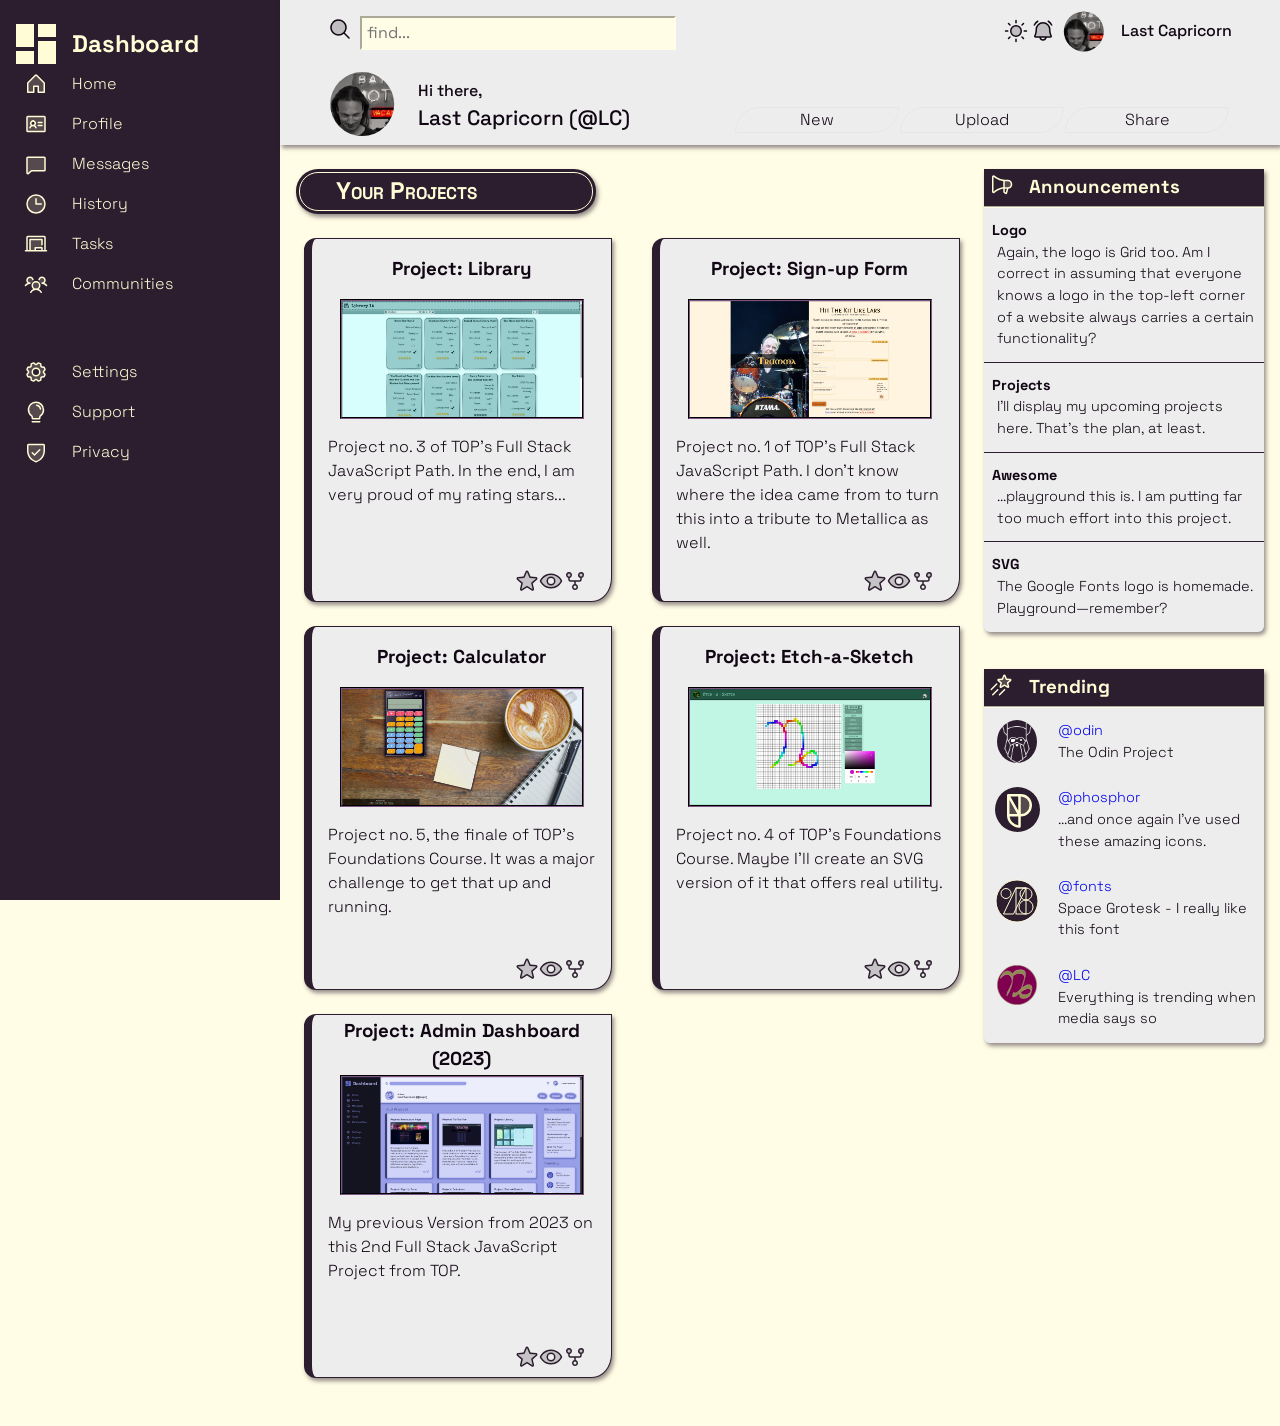
<file: index.html>
<!DOCTYPE html>
<html lang="en">
<head>
  <meta charset="UTF-8">
  <meta http-equiv="X-UA-Compatible" content="ie=edge">
  <meta name="viewport" content="width=device-width, initial-scale=1.0">
  <link rel="stylesheet" href="./css/icons.css">
  <link rel="stylesheet" href="./css/style.css">
  <script defer src="./js/script.js"></script>
  <link rel="shortcut icon" href="./images/lc_fav_berry.svg" type="image/svg+xml">
  <title>Dashboard 2Six</title>
</head>
<body class="dashboard">
  <nav class="menu">
    <header>
      <div class="logo" role="button" tabindex="0">
        <div class="rectangle r_1"></div>
        <div class="rectangle r_2"></div>
        <div class="rectangle r_3"></div>
        <div class="rectangle r_4"></div>
      </div>
      <h1 class="title">Dashboard</h1>
    </header>
    <ul>
      <li><a href="#"><span class="ph--house-duotone"></span>Home</a></li>
      <li><a href="#"><span class="ph--identification-card-duotone"></span>Profile</a></li>
      <li><a href="#"><span class="ph--chat-duotone"></span>Messages</a></li>
      <li><a href="#"><span class="ph--clock-duotone"></span>History</a></li>
      <li><a href="#"><span class="ph--chalkboard-duotone"></span>Tasks</a></li>
      <li><a href="#"><span class="ph--users-three-duotone"></span>Communities</a></li>
    </ul>
    <ul>
      <li><a href="#"><span class="ph--gear-duotone"></span>Settings</a></li>
      <li><a href="#"><span class="ph--lightbulb-duotone"></span>Support</a></li>
      <li><a href="#"><span class="ph--shield-check-duotone"></span>Privacy</a></li>
    </ul>
  </nav>
  <div class="right">
    <div class="top">
      <form action="https:google.com/search" role="search">
        <label for="find">
          <span class="ph--magnifying-glass-duotone"></span>
        </label>
        <input type="search" id="find" name="q" placeholder="find...">
      </form>
      <div class="admin">
        <div class="scheme">
          <span class="ph--sun-duotone" value="light" role="button" tabindex="0"></span>
          <span class="ph--moon-duotone" value="dark" role="button" tabindex="0"></span>
        </div>
        <span class="ph--bell-ringing-duotone"></span>
        <img width="60">
        <span>Last Capricorn</span>
      </div>
      <div class="greeting">
        <img width="100">
        <span>Hi there,</span>
        <span>Last Capricorn (@LC)</span>
      </div>
      <ul>
        <li><a href="">New</a></li>
        <li><a href="">Upload</a></li>
        <li><a href="">Share</a></li>
      </ul>
    </div>
    <main>
      <section class="projects">
        <h2>Your Projects</h2>
        <div class="cards">
        </div>
      </section>
      <aside class="announcements">
        <div name="announcements" role="button" tabindex="0">
          <span class="ph--megaphone-duotone"></span>
          <h3>Announcements</h3>
          <span class="ph--arrow-fat-lines-down-duotone"></span>
        </div>
        <ul>
          <li>
            <h4>Logo</h4>
            <p>
              Again, the logo is Grid too.
              Am I correct in assuming that everyone knows a logo in the top-left
              corner of a website always carries a certain functionality?
            </p>
          </li>
          <li>
            <h4>Projects</h4>
            <p>
              I'll display my upcoming projects here.
              That's the plan, at least.
            </p>
          </li>
          <li>
            <h4>Awesome</h4>
            <p>
              ...playground this is.
              I am putting far too much effort into this project.
            </p>
          </li>
          <li>
            <h4>SVG</h4>
            <p>
              The Google Fonts logo is homemade. Playground—remember?
            </p>
          </li>
        </ul>
      </aside>
      <aside class="trending">
        <div name="trending" role="button" tabindex="0">
          <span class="ph--shooting-star-duotone"></span>
          <h3> Trending</h3>
          <span class="ph--arrow-fat-lines-down-duotone"></span>
        </div>
        <ul>
          <li class="odin">
            <div>
            </div>
            <a href="https://theodinproject.com">@odin</a>
            <span>The Odin Project</span>
          </li>
          <li class="phosphor">
            <div>
              <span class="ph--phosphor-logo-duotone"></span>
            </div>
            <a href="https://phosphoricons.com/">@phosphor</a>
            <span>...and once again I've used these amazing icons.</span>
          </li>
          <li class="gfont">
            <div>
              <svg xmlns="http://www.w3.org/2000/svg" width="50" height="50" viewBox="0 0 100 100">
                <circle cx="50" cy="50" r="42" fill="currentBackground" stroke="currentColor" stroke-width="2" />
                <circle cx="28" cy="35" r="10" fill="transparent" stroke="currentColor" stroke-width="2" />
                <circle cx="68" cy="36" r="12" fill="transparent" stroke="currentColor" stroke-width="2" />
                <circle cx="68" cy="62" r="14" fill="transparent" stroke="currentColor" stroke-width="2" />
                <rect x="48" y="24" width="20" height="52" fill="transparent" stroke="currentColor" stroke-width="2" />
                <polygon points="23 76 48 24 68 24 43 76" fill="transparent" stroke="currentColor" stroke-width="2" />
              </svg>
            </div>
            <a href="https://fonts.google.com/">@fonts</a>
            <span>Space Grotesk - I really like this font</span>
          </li>
          <li>
            <div>
              <img src="./images/lc_fav_berry.svg" alt="LC-Logo" width="40">
            </div>
            <a href="https://github.com/LastCapricorn">@LC</a>
            <span>Everything is trending when media says so</span>
          </li>
        </ul>
      </aside>
    </main>
  </div>
</body>
</html>
</file>
<file: css/icons.css>
span.ph--house-duotone,
span.ph--identification-card-duotone,
span.ph--bell-ringing-duotone,
span.ph--chat-duotone,
span.ph--clock-duotone,
span.ph--gear-duotone,
span.ph--git-fork-duotone,
span.ph--lightbulb-duotone,
span.ph--magnifying-glass-duotone,
span.ph--moon-duotone,
span.ph--phosphor-logo-duotone,
span.ph--shield-check-duotone,
span.ph--star-duotone,
span.ph--sun-duotone,
span.ph--users-three-duotone,
span.ph--arrow-fat-lines-down-duotone,
span.ph--arrow-fat-lines-up-duotone,
span.ph--chalkboard-duotone,
span.ph--eye-duotone,
span.ph--megaphone-duotone,
span.ph--shooting-star-duotone {
  display: inline-block;
  width: 1em;
  height: 1em;
  --svg: url("data:image/svg+xml,%3Csvg xmlns='http://www.w3.org/2000/svg' viewBox='0 0 256 256'%3E%3Cg fill='black'%3E%3Cpath d='M216 120v96h-64v-64h-48v64H40v-96a8 8 0 0 1 2.34-5.66l80-80a8 8 0 0 1 11.32 0l80 80A8 8 0 0 1 216 120' opacity='.2'/%3E%3Cpath d='m219.31 108.68l-80-80a16 16 0 0 0-22.62 0l-80 80A15.87 15.87 0 0 0 32 120v96a8 8 0 0 0 8 8h64a8 8 0 0 0 8-8v-56h32v56a8 8 0 0 0 8 8h64a8 8 0 0 0 8-8v-96a15.87 15.87 0 0 0-4.69-11.32M208 208h-48v-56a8 8 0 0 0-8-8h-48a8 8 0 0 0-8 8v56H48v-88l80-80l80 80Z'/%3E%3C/g%3E%3C/svg%3E");
  background-color: currentColor;
  -webkit-mask-image: var(--svg);
  mask-image: var(--svg);
  -webkit-mask-repeat: no-repeat;
  mask-repeat: no-repeat;
  -webkit-mask-size: 100% 100%;
  mask-size: 100% 100%;
}

span.ph--identification-card-duotone {
  --svg: url("data:image/svg+xml,%3Csvg xmlns='http://www.w3.org/2000/svg' viewBox='0 0 256 256'%3E%3Cg fill='black'%3E%3Cpath d='M216 48H40a8 8 0 0 0-8 8v144a8 8 0 0 0 8 8h176a8 8 0 0 0 8-8V56a8 8 0 0 0-8-8M96 144a24 24 0 1 1 24-24a24 24 0 0 1-24 24' opacity='.2'/%3E%3Cpath d='M200 112a8 8 0 0 1-8 8h-40a8 8 0 0 1 0-16h40a8 8 0 0 1 8 8m-8 24h-40a8 8 0 0 0 0 16h40a8 8 0 0 0 0-16m40-80v144a16 16 0 0 1-16 16H40a16 16 0 0 1-16-16V56a16 16 0 0 1 16-16h176a16 16 0 0 1 16 16m-16 144V56H40v144zm-80.26-34a8 8 0 1 1-15.5 4c-2.63-10.26-13.06-18-24.25-18s-21.61 7.74-24.25 18a8 8 0 1 1-15.5-4a39.84 39.84 0 0 1 17.19-23.34a32 32 0 1 1 45.12 0a39.76 39.76 0 0 1 17.2 23.34ZM96 136a16 16 0 1 0-16-16a16 16 0 0 0 16 16'/%3E%3C/g%3E%3C/svg%3E");
}

span.ph--bell-ringing-duotone {
  --svg: url("data:image/svg+xml,%3Csvg xmlns='http://www.w3.org/2000/svg' viewBox='0 0 256 256'%3E%3Cg fill='black'%3E%3Cpath d='M208 192H48a8 8 0 0 1-6.88-12C47.71 168.6 56 147.81 56 112a72 72 0 0 1 144 0c0 35.82 8.3 56.6 14.9 68a8 8 0 0 1-6.9 12' opacity='.2'/%3E%3Cpath d='M224 71.1a8 8 0 0 1-10.78-3.42a94.13 94.13 0 0 0-33.46-36.91a8 8 0 1 1 8.54-13.54a111.46 111.46 0 0 1 39.12 43.09A8 8 0 0 1 224 71.1M35.71 72a8 8 0 0 0 7.1-4.32a94.13 94.13 0 0 1 33.46-36.91a8 8 0 1 0-8.54-13.54a111.46 111.46 0 0 0-39.12 43.09A8 8 0 0 0 35.71 72m186.1 103.94A16 16 0 0 1 208 200h-40.8a40 40 0 0 1-78.4 0H48a16 16 0 0 1-13.79-24.06C43.22 160.39 48 138.28 48 112a80 80 0 0 1 160 0c0 26.27 4.78 48.38 13.81 63.94M150.62 200h-45.24a24 24 0 0 0 45.24 0M208 184c-10.64-18.27-16-42.49-16-72a64 64 0 0 0-128 0c0 29.52-5.38 53.74-16 72Z'/%3E%3C/g%3E%3C/svg%3E");
}

span.ph--chat-duotone {
  --svg: url("data:image/svg+xml,%3Csvg xmlns='http://www.w3.org/2000/svg' viewBox='0 0 256 256'%3E%3Cg fill='black'%3E%3Cpath d='M224 64v128a8 8 0 0 1-8 8H80l-34.85 30.11A8 8 0 0 1 32 224V64a8 8 0 0 1 8-8h176a8 8 0 0 1 8 8' opacity='.2'/%3E%3Cpath d='M216 48H40a16 16 0 0 0-16 16v160a15.84 15.84 0 0 0 9.25 14.5A16.05 16.05 0 0 0 40 240a15.9 15.9 0 0 0 10.25-3.78l.09-.07L83 208h133a16 16 0 0 0 16-16V64a16 16 0 0 0-16-16m0 144H80a8 8 0 0 0-5.23 1.95L40 224V64h176Z'/%3E%3C/g%3E%3C/svg%3E");
}

span.ph--clock-duotone {
  --svg: url("data:image/svg+xml,%3Csvg xmlns='http://www.w3.org/2000/svg' viewBox='0 0 256 256'%3E%3Cg fill='black'%3E%3Cpath d='M224 128a96 96 0 1 1-96-96a96 96 0 0 1 96 96' opacity='.2'/%3E%3Cpath d='M128 24a104 104 0 1 0 104 104A104.11 104.11 0 0 0 128 24m0 192a88 88 0 1 1 88-88a88.1 88.1 0 0 1-88 88m64-88a8 8 0 0 1-8 8h-56a8 8 0 0 1-8-8V72a8 8 0 0 1 16 0v48h48a8 8 0 0 1 8 8'/%3E%3C/g%3E%3C/svg%3E");
}

span.ph--gear-duotone {
  --svg: url("data:image/svg+xml,%3Csvg xmlns='http://www.w3.org/2000/svg' viewBox='0 0 256 256'%3E%3Cg fill='black'%3E%3Cpath d='m207.86 123.18l16.78-21a99 99 0 0 0-10.07-24.29l-26.7-3a81 81 0 0 0-6.81-6.81l-3-26.71a99.4 99.4 0 0 0-24.3-10l-21 16.77a82 82 0 0 0-9.64 0l-21-16.78a99 99 0 0 0-24.21 10.07l-3 26.7a81 81 0 0 0-6.81 6.81l-26.71 3a99.4 99.4 0 0 0-10 24.3l16.77 21a82 82 0 0 0 0 9.64l-16.78 21a99 99 0 0 0 10.07 24.29l26.7 3a81 81 0 0 0 6.81 6.81l3 26.71a99.4 99.4 0 0 0 24.3 10l21-16.77a82 82 0 0 0 9.64 0l21 16.78a99 99 0 0 0 24.29-10.07l3-26.7a81 81 0 0 0 6.81-6.81l26.71-3a99.4 99.4 0 0 0 10-24.3l-16.77-21a82 82 0 0 0-.08-9.64M128 168a40 40 0 1 1 40-40a40 40 0 0 1-40 40' opacity='.2'/%3E%3Cpath d='M128 80a48 48 0 1 0 48 48a48.05 48.05 0 0 0-48-48m0 80a32 32 0 1 1 32-32a32 32 0 0 1-32 32m88-29.84q.06-2.16 0-4.32l14.92-18.64a8 8 0 0 0 1.48-7.06a107.6 107.6 0 0 0-10.88-26.25a8 8 0 0 0-6-3.93l-23.72-2.64q-1.48-1.56-3-3L186 40.54a8 8 0 0 0-3.94-6a107.3 107.3 0 0 0-26.25-10.86a8 8 0 0 0-7.06 1.48L130.16 40h-4.32L107.2 25.11a8 8 0 0 0-7.06-1.48a107.6 107.6 0 0 0-26.25 10.88a8 8 0 0 0-3.93 6l-2.64 23.76q-1.56 1.49-3 3L40.54 70a8 8 0 0 0-6 3.94a107.7 107.7 0 0 0-10.87 26.25a8 8 0 0 0 1.49 7.06L40 125.84v4.32L25.11 148.8a8 8 0 0 0-1.48 7.06a107.6 107.6 0 0 0 10.88 26.25a8 8 0 0 0 6 3.93l23.72 2.64q1.49 1.56 3 3L70 215.46a8 8 0 0 0 3.94 6a107.7 107.7 0 0 0 26.25 10.87a8 8 0 0 0 7.06-1.49L125.84 216q2.16.06 4.32 0l18.64 14.92a8 8 0 0 0 7.06 1.48a107.2 107.2 0 0 0 26.25-10.88a8 8 0 0 0 3.93-6l2.64-23.72q1.56-1.48 3-3l23.78-2.8a8 8 0 0 0 6-3.94a107.7 107.7 0 0 0 10.87-26.25a8 8 0 0 0-1.49-7.06Zm-16.1-6.5a74 74 0 0 1 0 8.68a8 8 0 0 0 1.74 5.48l14.19 17.73a91.6 91.6 0 0 1-6.23 15l-22.6 2.56a8 8 0 0 0-5.1 2.64a74 74 0 0 1-6.14 6.14a8 8 0 0 0-2.64 5.1l-2.51 22.58a91.3 91.3 0 0 1-15 6.23l-17.74-14.19a8 8 0 0 0-5-1.75h-.48a74 74 0 0 1-8.68 0a8.06 8.06 0 0 0-5.48 1.74l-17.78 14.2a91.6 91.6 0 0 1-15-6.23L82.89 187a8 8 0 0 0-2.64-5.1a74 74 0 0 1-6.14-6.14a8 8 0 0 0-5.1-2.64l-22.58-2.52a91.3 91.3 0 0 1-6.23-15l14.19-17.74a8 8 0 0 0 1.74-5.48a74 74 0 0 1 0-8.68a8 8 0 0 0-1.74-5.48L40.2 100.45a91.6 91.6 0 0 1 6.23-15L69 82.89a8 8 0 0 0 5.1-2.64a74 74 0 0 1 6.14-6.14A8 8 0 0 0 82.89 69l2.51-22.57a91.3 91.3 0 0 1 15-6.23l17.74 14.19a8 8 0 0 0 5.48 1.74a74 74 0 0 1 8.68 0a8.06 8.06 0 0 0 5.48-1.74l17.77-14.19a91.6 91.6 0 0 1 15 6.23L173.11 69a8 8 0 0 0 2.64 5.1a74 74 0 0 1 6.14 6.14a8 8 0 0 0 5.1 2.64l22.58 2.51a91.3 91.3 0 0 1 6.23 15l-14.19 17.74a8 8 0 0 0-1.74 5.53Z'/%3E%3C/g%3E%3C/svg%3E");
}

span.ph--git-fork-duotone {
  --svg: url("data:image/svg+xml,%3Csvg xmlns='http://www.w3.org/2000/svg' viewBox='0 0 256 256'%3E%3Cg fill='black'%3E%3Cpath d='M88 64a24 24 0 1 1-24-24a24 24 0 0 1 24 24m104-24a24 24 0 1 0 24 24a24 24 0 0 0-24-24' opacity='.2'/%3E%3Cpath d='M224 64a32 32 0 1 0-40 31v17a8 8 0 0 1-8 8H80a8 8 0 0 1-8-8V95a32 32 0 1 0-16 0v17a24 24 0 0 0 24 24h40v25a32 32 0 1 0 16 0v-25h40a24 24 0 0 0 24-24V95a32.06 32.06 0 0 0 24-31M48 64a16 16 0 1 1 16 16a16 16 0 0 1-16-16m96 128a16 16 0 1 1-16-16a16 16 0 0 1 16 16m48-112a16 16 0 1 1 16-16a16 16 0 0 1-16 16'/%3E%3C/g%3E%3C/svg%3E");
}

span.ph--lightbulb-duotone {
  --svg: url("data:image/svg+xml,%3Csvg xmlns='http://www.w3.org/2000/svg' viewBox='0 0 256 256'%3E%3Cg fill='black'%3E%3Cpath d='M208 104a79.86 79.86 0 0 1-30.59 62.92A24.29 24.29 0 0 0 168 186v6a8 8 0 0 1-8 8H96a8 8 0 0 1-8-8v-6a24.11 24.11 0 0 0-9.3-19A79.87 79.87 0 0 1 48 104.45C47.76 61.09 82.72 25 126.07 24A80 80 0 0 1 208 104' opacity='.2'/%3E%3Cpath d='M176 232a8 8 0 0 1-8 8H88a8 8 0 0 1 0-16h80a8 8 0 0 1 8 8m40-128a87.55 87.55 0 0 1-33.64 69.21A16.24 16.24 0 0 0 176 186v6a16 16 0 0 1-16 16H96a16 16 0 0 1-16-16v-6a16 16 0 0 0-6.23-12.66A87.59 87.59 0 0 1 40 104.49C39.74 56.83 78.26 17.14 125.88 16A88 88 0 0 1 216 104m-16 0a72 72 0 0 0-73.74-72c-39 .92-70.47 33.39-70.26 72.39a71.65 71.65 0 0 0 27.64 56.3A32 32 0 0 1 96 186v6h64v-6a32.15 32.15 0 0 1 12.47-25.35A71.65 71.65 0 0 0 200 104m-16.11-9.34a57.6 57.6 0 0 0-46.56-46.55a8 8 0 0 0-2.66 15.78c16.57 2.79 30.63 16.85 33.44 33.45A8 8 0 0 0 176 104a9 9 0 0 0 1.35-.11a8 8 0 0 0 6.54-9.23'/%3E%3C/g%3E%3C/svg%3E");
}

span.ph--magnifying-glass-duotone {
  --svg: url("data:image/svg+xml,%3Csvg xmlns='http://www.w3.org/2000/svg' viewBox='0 0 256 256'%3E%3Cg fill='black'%3E%3Cpath d='M192 112a80 80 0 1 1-80-80a80 80 0 0 1 80 80' opacity='.2'/%3E%3Cpath d='m229.66 218.34l-50.06-50.06a88.21 88.21 0 1 0-11.32 11.31l50.06 50.07a8 8 0 0 0 11.32-11.32M40 112a72 72 0 1 1 72 72a72.08 72.08 0 0 1-72-72'/%3E%3C/g%3E%3C/svg%3E");
}

span.ph--moon-duotone {
  --svg: url("data:image/svg+xml,%3Csvg xmlns='http://www.w3.org/2000/svg' viewBox='0 0 256 256'%3E%3Cg fill='black'%3E%3Cpath d='M227.89 147.89A96 96 0 1 1 108.11 28.11a96.09 96.09 0 0 0 119.78 119.78' opacity='.2'/%3E%3Cpath d='M233.54 142.23a8 8 0 0 0-8-2a88.08 88.08 0 0 1-109.8-109.8a8 8 0 0 0-10-10a104.84 104.84 0 0 0-52.91 37A104 104 0 0 0 136 224a103.1 103.1 0 0 0 62.52-20.88a104.84 104.84 0 0 0 37-52.91a8 8 0 0 0-1.98-7.98m-44.64 48.11A88 88 0 0 1 65.66 67.11a89 89 0 0 1 31.4-26A106 106 0 0 0 96 56a104.11 104.11 0 0 0 104 104a106 106 0 0 0 14.92-1.06a89 89 0 0 1-26.02 31.4'/%3E%3C/g%3E%3C/svg%3E");
}

span.ph--phosphor-logo-duotone {
  --svg: url("data:image/svg+xml,%3Csvg xmlns='http://www.w3.org/2000/svg' viewBox='0 0 256 256'%3E%3Cg fill='black'%3E%3Cpath d='M216 104a64 64 0 0 1-64 64h-8V40h8a64 64 0 0 1 64 64M72 168h72L72 40Z' opacity='.2'/%3E%3Cpath d='M152 32H72a8 8 0 0 0-8 8v128a80.09 80.09 0 0 0 80 80a8 8 0 0 0 8-8v-64a72 72 0 0 0 0-144M80 70.54L130.32 160H80Zm56 161A64.14 64.14 0 0 1 80.51 176H136Zm0-94L85.68 48H136ZM152 160V48a56 56 0 0 1 0 112'/%3E%3C/g%3E%3C/svg%3E");
}

span.ph--shield-check-duotone {
  --svg: url("data:image/svg+xml,%3Csvg xmlns='http://www.w3.org/2000/svg' viewBox='0 0 256 256'%3E%3Cg fill='black'%3E%3Cpath d='M216 56v56c0 96-88 120-88 120s-88-24-88-120V56a8 8 0 0 1 8-8h160a8 8 0 0 1 8 8' opacity='.2'/%3E%3Cpath d='M208 40H48a16 16 0 0 0-16 16v56c0 52.72 25.52 84.67 46.93 102.19c23.06 18.86 46 25.26 47 25.53a8 8 0 0 0 4.2 0c1-.27 23.91-6.67 47-25.53C198.48 196.67 224 164.72 224 112V56a16 16 0 0 0-16-16m0 72c0 37.07-13.66 67.16-40.6 89.42a129.3 129.3 0 0 1-39.4 22.2a128.3 128.3 0 0 1-38.92-21.81C61.82 179.51 48 149.3 48 112V56h160ZM82.34 141.66a8 8 0 0 1 11.32-11.32L112 148.69l50.34-50.35a8 8 0 0 1 11.32 11.32l-56 56a8 8 0 0 1-11.32 0Z'/%3E%3C/g%3E%3C/svg%3E");
}

span.ph--star-duotone {
  --svg: url("data:image/svg+xml,%3Csvg xmlns='http://www.w3.org/2000/svg' viewBox='0 0 256 256'%3E%3Cg fill='black'%3E%3Cpath d='m229.06 108.79l-48.7 42l14.88 62.79a8.4 8.4 0 0 1-12.52 9.17L128 189.09l-54.72 33.65a8.4 8.4 0 0 1-12.52-9.17l14.88-62.79l-48.7-42A8.46 8.46 0 0 1 31.73 94l63.91-5.2l24.62-59.6a8.36 8.36 0 0 1 15.48 0l24.62 59.6l63.91 5.2a8.46 8.46 0 0 1 4.79 14.79' opacity='.2'/%3E%3Cpath d='M239.18 97.26A16.38 16.38 0 0 0 224.92 86l-59-4.76l-22.78-55.09a16.36 16.36 0 0 0-30.27 0L90.11 81.23L31.08 86a16.46 16.46 0 0 0-9.37 28.86l45 38.83L53 211.75a16.38 16.38 0 0 0 24.5 17.82l50.5-31.08l50.53 31.08A16.4 16.4 0 0 0 203 211.75l-13.76-58.07l45-38.83a16.43 16.43 0 0 0 4.94-17.59m-15.34 5.47l-48.7 42a8 8 0 0 0-2.56 7.91l14.88 62.8a.37.37 0 0 1-.17.48c-.18.14-.23.11-.38 0l-54.72-33.65a8 8 0 0 0-8.38 0l-54.72 33.67c-.15.09-.19.12-.38 0a.37.37 0 0 1-.17-.48l14.88-62.8a8 8 0 0 0-2.56-7.91l-48.7-42c-.12-.1-.23-.19-.13-.5s.18-.27.33-.29l63.92-5.16a8 8 0 0 0 6.72-4.94l24.62-59.61c.08-.17.11-.25.35-.25s.27.08.35.25L153 91.86a8 8 0 0 0 6.75 4.92l63.92 5.16c.15 0 .24 0 .33.29s0 .4-.16.5'/%3E%3C/g%3E%3C/svg%3E");
}

span.ph--sun-duotone {
  --svg: url("data:image/svg+xml,%3Csvg xmlns='http://www.w3.org/2000/svg' viewBox='0 0 256 256'%3E%3Cg fill='black'%3E%3Cpath d='M184 128a56 56 0 1 1-56-56a56 56 0 0 1 56 56' opacity='.2'/%3E%3Cpath d='M120 40V16a8 8 0 0 1 16 0v24a8 8 0 0 1-16 0m72 88a64 64 0 1 1-64-64a64.07 64.07 0 0 1 64 64m-16 0a48 48 0 1 0-48 48a48.05 48.05 0 0 0 48-48M58.34 69.66a8 8 0 0 0 11.32-11.32l-16-16a8 8 0 0 0-11.32 11.32Zm0 116.68l-16 16a8 8 0 0 0 11.32 11.32l16-16a8 8 0 0 0-11.32-11.32M192 72a8 8 0 0 0 5.66-2.34l16-16a8 8 0 0 0-11.32-11.32l-16 16A8 8 0 0 0 192 72m5.66 114.34a8 8 0 0 0-11.32 11.32l16 16a8 8 0 0 0 11.32-11.32ZM48 128a8 8 0 0 0-8-8H16a8 8 0 0 0 0 16h24a8 8 0 0 0 8-8m80 80a8 8 0 0 0-8 8v24a8 8 0 0 0 16 0v-24a8 8 0 0 0-8-8m112-88h-24a8 8 0 0 0 0 16h24a8 8 0 0 0 0-16'/%3E%3C/g%3E%3C/svg%3E");
}

span.ph--users-three-duotone {
  --svg: url("data:image/svg+xml,%3Csvg xmlns='http://www.w3.org/2000/svg' viewBox='0 0 256 256'%3E%3Cg fill='black'%3E%3Cpath d='M168 144a40 40 0 1 1-40-40a40 40 0 0 1 40 40M64 56a32 32 0 1 0 32 32a32 32 0 0 0-32-32m128 0a32 32 0 1 0 32 32a32 32 0 0 0-32-32' opacity='.2'/%3E%3Cpath d='M244.8 150.4a8 8 0 0 1-11.2-1.6A51.6 51.6 0 0 0 192 128a8 8 0 0 1 0-16a24 24 0 1 0-23.24-30a8 8 0 1 1-15.5-4A40 40 0 1 1 219 117.51a67.94 67.94 0 0 1 27.43 21.68a8 8 0 0 1-1.63 11.21M190.92 212a8 8 0 1 1-13.85 8a57 57 0 0 0-98.15 0a8 8 0 1 1-13.84-8a72.06 72.06 0 0 1 33.74-29.92a48 48 0 1 1 58.36 0A72.06 72.06 0 0 1 190.92 212M128 176a32 32 0 1 0-32-32a32 32 0 0 0 32 32m-56-56a8 8 0 0 0-8-8a24 24 0 1 1 23.24-30a8 8 0 1 0 15.5-4A40 40 0 1 0 37 117.51a67.94 67.94 0 0 0-27.4 21.68a8 8 0 1 0 12.8 9.61A51.6 51.6 0 0 1 64 128a8 8 0 0 0 8-8'/%3E%3C/g%3E%3C/svg%3E");
}

span.ph--arrow-fat-lines-down-duotone {
  --svg: url("data:image/svg+xml,%3Csvg xmlns='http://www.w3.org/2000/svg' viewBox='0 0 256 256'%3E%3Cg fill='black'%3E%3Cpath d='m224 136l-96 96l-96-96h48v-32h96v32Z' opacity='.2'/%3E%3Cpath d='M231.39 132.94A8 8 0 0 0 224 128h-40v-24a8 8 0 0 0-8-8H80a8 8 0 0 0-8 8v24H32a8 8 0 0 0-5.66 13.66l96 96a8 8 0 0 0 11.32 0l96-96a8 8 0 0 0 1.73-8.72M128 220.69L51.31 144H80a8 8 0 0 0 8-8v-24h80v24a8 8 0 0 0 8 8h28.69ZM72 40a8 8 0 0 1 8-8h96a8 8 0 0 1 0 16H80a8 8 0 0 1-8-8m0 32a8 8 0 0 1 8-8h96a8 8 0 0 1 0 16H80a8 8 0 0 1-8-8'/%3E%3C/g%3E%3C/svg%3E");
}

span.ph--arrow-fat-lines-up-duotone {
  --svg: url("data:image/svg+xml,%3Csvg xmlns='http://www.w3.org/2000/svg' viewBox='0 0 256 256'%3E%3Cg fill='black'%3E%3Cpath d='M224 120h-48v32H80v-32H32l96-96Z' opacity='.2'/%3E%3Cpath d='m229.66 114.34l-96-96a8 8 0 0 0-11.32 0l-96 96A8 8 0 0 0 32 128h40v24a8 8 0 0 0 8 8h96a8 8 0 0 0 8-8v-24h40a8 8 0 0 0 5.66-13.66M176 112a8 8 0 0 0-8 8v24H88v-24a8 8 0 0 0-8-8H51.31L128 35.31L204.69 112Zm8 104a8 8 0 0 1-8 8H80a8 8 0 0 1 0-16h96a8 8 0 0 1 8 8m0-32a8 8 0 0 1-8 8H80a8 8 0 0 1 0-16h96a8 8 0 0 1 8 8'/%3E%3C/g%3E%3C/svg%3E");
}

span.ph--chalkboard-duotone {
  --svg: url("data:image/svg+xml,%3Csvg xmlns='http://www.w3.org/2000/svg' viewBox='0 0 256 256'%3E%3Cg fill='black'%3E%3Cpath d='M192 80v88h-72v32H64V80Z' opacity='.2'/%3E%3Cpath d='M240 192h-8V56a16 16 0 0 0-16-16H40a16 16 0 0 0-16 16v136h-8a8 8 0 0 0 0 16h224a8 8 0 0 0 0-16M40 56h176v136h-16v-24a8 8 0 0 0-8-8h-72a8 8 0 0 0-8 8v24H72V88h112v48a8 8 0 0 0 16 0V80a8 8 0 0 0-8-8H64a8 8 0 0 0-8 8v112H40Zm144 136h-56v-16h56Z'/%3E%3C/g%3E%3C/svg%3E");
}

span.ph--eye-duotone {
  --svg: url("data:image/svg+xml,%3Csvg xmlns='http://www.w3.org/2000/svg' viewBox='0 0 256 256'%3E%3Cg fill='black'%3E%3Cpath d='M128 56c-80 0-112 72-112 72s32 72 112 72s112-72 112-72s-32-72-112-72m0 112a40 40 0 1 1 40-40a40 40 0 0 1-40 40' opacity='.2'/%3E%3Cpath d='M247.31 124.76c-.35-.79-8.82-19.58-27.65-38.41C194.57 61.26 162.88 48 128 48S61.43 61.26 36.34 86.35C17.51 105.18 9 124 8.69 124.76a8 8 0 0 0 0 6.5c.35.79 8.82 19.57 27.65 38.4C61.43 194.74 93.12 208 128 208s66.57-13.26 91.66-38.34c18.83-18.83 27.3-37.61 27.65-38.4a8 8 0 0 0 0-6.5M128 192c-30.78 0-57.67-11.19-79.93-33.25A133.5 133.5 0 0 1 25 128a133.3 133.3 0 0 1 23.07-30.75C70.33 75.19 97.22 64 128 64s57.67 11.19 79.93 33.25A133.5 133.5 0 0 1 231.05 128c-7.21 13.46-38.62 64-103.05 64m0-112a48 48 0 1 0 48 48a48.05 48.05 0 0 0-48-48m0 80a32 32 0 1 1 32-32a32 32 0 0 1-32 32'/%3E%3C/g%3E%3C/svg%3E");
}

span.ph--megaphone-duotone {
  --svg: url("data:image/svg+xml,%3Csvg xmlns='http://www.w3.org/2000/svg' viewBox='0 0 256 256'%3E%3Cg fill='black'%3E%3Cpath d='M240 120a40 40 0 0 1-40 40h-40V80h40a40 40 0 0 1 40 40' opacity='.2'/%3E%3Cpath d='M248 120a48.05 48.05 0 0 0-48-48h-39.8c-2.91-.17-53.62-3.74-101.91-44.24A16 16 0 0 0 32 40v160a16 16 0 0 0 26.29 12.25c37.77-31.68 77-40.76 93.71-43.3v31.72a16 16 0 0 0 7.12 13.33l11 7.33A16 16 0 0 0 194.5 212l11.77-44.36A48.07 48.07 0 0 0 248 120M48 199.93V40c42.81 35.91 86.63 45 104 47.24v65.48c-17.35 2.28-61.16 11.35-104 47.21m131 8v.11l-11-7.33V168h21.6ZM200 152h-32V88h32a32 32 0 1 1 0 64'/%3E%3C/g%3E%3C/svg%3E");
}

span.ph--shooting-star-duotone {
  --svg: url("data:image/svg+xml,%3Csvg xmlns='http://www.w3.org/2000/svg' viewBox='0 0 256 256'%3E%3Cg fill='black'%3E%3Cpath d='m230.08 78.26l-31.84 26.88l9.76 40.19a5.46 5.46 0 0 1-8.19 5.86L164 129.66l-35.78 21.53a5.46 5.46 0 0 1-8.19-5.86l9.73-40.19l-31.84-26.88a5.38 5.38 0 0 1 3.13-9.48l41.79-3.31l16.1-38.14a5.51 5.51 0 0 1 10.12 0l16.1 38.14L227 68.78a5.38 5.38 0 0 1 3.08 9.48' opacity='.2'/%3E%3Cpath d='M239.35 70.08a13.41 13.41 0 0 0-11.77-9.28l-36.94-2.92l-14.21-33.66a13.51 13.51 0 0 0-24.86 0l-14.21 33.66l-36.94 2.92a13.39 13.39 0 0 0-7.66 23.58l28.06 23.68l-8.56 35.39a13.32 13.32 0 0 0 5.1 13.91a13.51 13.51 0 0 0 15 .69L164 139l31.65 19.06a13.54 13.54 0 0 0 15-.69a13.34 13.34 0 0 0 5.09-13.91l-8.56-35.39l28.06-23.68a13.32 13.32 0 0 0 4.11-14.31M193.08 99a8 8 0 0 0-2.61 8l8.28 34.21l-30.62-18.41a8 8 0 0 0-8.25 0l-30.62 18.43l8.28-34.23a8 8 0 0 0-2.62-8L108 76.26l35.52-2.81a8 8 0 0 0 6.74-4.87L164 35.91l13.79 32.67a8 8 0 0 0 6.74 4.87l35.53 2.81Zm-105 24.18l-58.42 58.48a8 8 0 0 1-11.32-11.32l58.45-58.45a8 8 0 0 1 11.32 11.32Zm10.81 49.87a8 8 0 0 1 0 11.31l-53.23 53.3a8 8 0 0 1-11.32-11.32l53.27-53.26a8 8 0 0 1 11.31 0Zm73-1a8 8 0 0 1 0 11.32l-54.28 54.28a8 8 0 0 1-11.32-11.32l54.29-54.28a8 8 0 0 1 11.36.01Z'/%3E%3C/g%3E%3C/svg%3E");
}
</file>
<file: css/style.css>
@font-face {
  font-family: 'Space Grotesk';
  src: url('../fonts/SpaceGrotesk-VariableFont_wght.woff2') format('woff2'),
    url('../fonts/SpaceGrotesk-VariableFont_wght.ttf') format('ttf');
  font-weight: 300 700;
  font-style: normal;
  font-display: swap;
}

:root {
  color-scheme: light dark;
  --bg-nav: light-dark( hsl(290 21% 15% / 1), hsl(290 21% 15% / 1) );
  --bg-top: light-dark( hsl(0 0% 93% / 1), hsl(0 0% 15% / 1) );
  --bg-main: light-dark( hsl(55 100% 95% / 1), hsl(290 15% 8% / 1) );
  --bg-a-hover: light-dark( hsl(290 21% 18% / 1), hsl(290 21% 11% / 1) );
  --br-link-top: light-dark( hsl(0 0% 90% / 1), hsl(0 0% 90% / 1) );
  --sh-nav: light-dark( hsl(290 21% 15% / 0.5), hsl(290 21% 35% / 0.5) );
  --ch-light: light-dark( hsl(55 100% 92% / 1), hsl(55 100% 92% / 1) );
  --ch-dark: light-dark( hsl(290 50% 5% / 1), hsl(290 20% 95% / 1) );
  --ch-a-hover: light-dark( hsl(55 100% 84% / 1), hsl(55 100% 84% / 1) );
  --ol-input: light-dark( hsl(290 100% 45% / 1), hsl(290 100% 45% / 1) );
  --icon-card-hover: light-dark( hsl(290 65% 35% / 1), hsl(290 65% 35% / 1) );

  --lc-img-src: url("../images/Bates_Motel.jpg");
}

@property --menu-width {
  syntax: "<length> | <percentage>";
  inherits: true;
  initial-value: 280px;
}
@property --menu-height {
  syntax: "<length> | <percentage>";
  inherits: true;
  initial-value: 53px;
}
@property --menu-pad-top {
  syntax: "<length>";
  inherits: true;
  initial-value: 3.2px;
}
@property --menu-pad-left {
  syntax: "<length>";
  inherits: true;
  initial-value: 8px;
}
@property --announce-hght {
  syntax: "<length>";
  inherits: true;
  initial-value: 36px;
}
@property --trend-hght {
  syntax: "<length>";
  inherits: true;
  initial-value: 36px;
}

html {
  height: 100dvh;
  box-sizing: border-box;
  font-size: 16px;
  line-height: 1.5;
  scroll-behavior: smooth;
}
*, *::before, *::after {
  box-sizing: inherit;
  margin: 0;
  padding: 0;
}
body {
  position: relative;
  font-family: "Space Grotesk", system-ui, -apple-system, BlinkMacSystemFont, 'Segoe UI', Roboto, Oxygen, Ubuntu, Cantarell, 'Open Sans', 'Helvetica Neue', sans-serif;
  font-weight: 300;
  background-color: var(--bg-main);
  color: var(--ch-dark);
}
ul {
  list-style-type: none;
}
a:any-link {
  text-decoration: none;
}
[class^="ph--"] {
  font-size: 1.5rem;
}
[role="button"] {
  cursor: pointer;
}

.dashboard {
  --menu-width: 280px;
  --menu-height: 53px;
  display: grid;
  grid-template-columns: 1fr;
  transition: 300ms;
}
.dashboard.drop {
  --menu-height: 460px;
}
.dashboard.slim {
  --menu-width: 50px;
}
.dashboard.slim .menu {
  width : var(--menu-width);
  padding-left: 0.3rem;
  overflow: hidden;
}
.menu {
  min-width: var(--menu-width);
  height: var(--menu-height);
  padding-top: var(--menu-pad-top);
  padding-left: var(--menu-pad-left);
  overflow: hidden;
  background-color: var(--bg-nav);
  transition: 300ms;
}
header {
  display: grid;
  grid-template-columns: 40px 1fr;
  align-items: center;
  gap: 1rem;
}
.logo {
  width: 40px;
  aspect-ratio: 1 / 1;
  display: grid;
  grid-template: 1fr 0.5fr 1fr / 1fr 1fr;
  gap: 4px;
}
.title {
  color: var(--ch-light);
}
.rectangle {
  background-color: var(--ch-light);
}
.rectangle.r_1 {
  grid-row: span 2;
}
.rectangle.r_3 {
  grid-row: span 2;
}
.menu ul + ul {
  margin-top: 3rem;
}
.menu a:any-link {
  padding: 0.5rem 0;
  color: var(--ch-light);
  display: grid;
  grid-template-columns: 40px auto;
  gap: 1rem;
  justify-content: start;
  transition: 400ms;
}
.menu span {
  justify-self: center;
}
.menu a:hover,
.menu a:focus,
.menu a:active {
  background-color: var(--bg-a-hover);
  color: var(--ch-a-hover);
  transition: 400ms;
}

.right {
  container: top-main / inline-size;
}
.top {
  background-color: var(--bg-top);
  color: var(--ch-dark);
  box-shadow: 2px 3px 4px var(--sh-nav);
  display: grid;
  grid-template-areas:
  "search"
  "admin"
  "linktabs";
}
.top img {
  content: var(--lc-img-src);
  display: block;
  max-width: 100%;
}
.top form {
  grid-area: search;
  display: grid;
  gap: 0.5rem;
  grid-template-columns: 24px auto;
  justify-content: end;
  align-items: center;
  padding-right: 0.3rem;
  padding-top: 0.3rem;
}
.top input {
  appearance: none;
  font-family: inherit;
  font-size: inherit;
  padding: 0.3rem;
  background-color: var(--bg-main);
  border: 2px inset var(--bg-main);
}
.top input:focus {
  outline: 1px dotted var(--ol-input);
  outline-offset: -4px;
}
.admin {
  grid-area: admin;
  display: grid;
  grid-template-columns: auto 1fr 30px 30px;
  justify-content: space-evenly;
  align-items: center;
}
.top .admin img {
  clip-path: circle(20px at 38% 52%);
}
.admin > [class^="ph--"],
.admin > div {
  order: 1;
}
.admin [role="button"]:hover,
.admin [role="button"]:active,
.admin [role="button"]:focus {
  color: var(--icon-card-hover);
}
.admin span:last-of-type {
  font-weight: 500;
}
.greeting {
  grid-area: greet;
  display: none;
  grid-template-columns: 90px 1fr;
  grid-template-rows: 1fr 1fr;
}
.greeting img {
  grid-row: 1 / 3;
  align-self: center;
  clip-path: circle(32px at 38% 52%);
}
.greeting span {
  font-weight: 500;
}
.greeting span:first-of-type {
  align-self: end;
}
.greeting span:last-of-type {
  align-self: start;
  font-size: 1.3rem;
  white-space: nowrap;
}
.top ul {
  grid-area: linktabs;
  padding: 0.2rem;
  display: grid;
  grid-template-columns: repeat(3, 1fr);
  gap: 0.1rem;
  text-align: center;
}
.top li a:any-link {
  display: block;
  padding: 0 1.5rem;
  color: var(--ch-dark);
  border: 1px solid var(--br-link-top);
  border-start-start-radius: 25px 25px;
  border-end-end-radius: 25px 25px;
  corner-shape: superellipse(-0.75);
  transition: 300ms;
}
.top li a:hover,
.top li a:active,
.top li a:focus {
  background-color: var(--bg-nav);
  color: var(--ch-a-hover);
}

main {
  padding-top: 1.5rem;
  padding-bottom: 3rem;
  display: grid;
  grid-template-columns: 1fr;
  grid-template-areas:
    "announce"
    "trend"
    "project";
  column-gap: 1rem;
  justify-items: center;
}
main:has(aside.drop) {
  row-gap: 1rem;
}

.projects {
  grid-area: project;
  width: 100%;
  margin-top: 1rem;
}
.projects h2 {
  justify-self: center;
  width: 300px;
  padding: 0.3rem 2.5rem;
  margin-bottom: 1.5rem;
  font-variant: small-caps;
  background-color: var(--bg-nav);
  color: var(--ch-light);
  box-shadow: 2px 3px 4px var(--sh-nav);
  border-radius: 22px;
  outline: 1px solid var(--ch-light);
  outline-offset: -4px;
  corner-shape: scoop;
}
main:has(aside.drop) .projects {
  margin-top: 0;
}
.cards {
  display: grid;
  grid-template-columns: repeat(auto-fit, minmax(300px, 1fr));
  gap: 1.5rem;
  justify-items: center;
}
.card {
  margin: 0 0.5rem;
  border: 1px solid var(--bg-nav);
  border-inline-start: 8px solid var(--bg-nav);
  border-start-start-radius: 12px;
  border-end-start-radius: 12px;
  border-end-end-radius: 20px 24px;
  corner-end-end-shape: scoop;
  box-shadow: 2px 3px 4px var(--sh-nav);
  background-color: var(--bg-top);
  display: grid;
  grid-template-columns: 1fr;
  grid-template-rows: 60px 120px 150px 32px;
  justify-items: center;
}
.card h3 {
  text-align: center;
  align-self: center;
}
.card > a {
  border: 2px groove var(--bg-nav);
  overflow: hidden;
}
.card img {
  display: block;
  max-width: 100%;
  transition: 200ms;
}
.card img:hover {
  transform: scale(1.2);
}
.card p {
  padding: 1rem;
  text-wrap-style: pretty;
  overflow-y: auto;
}
.card div {
  justify-self: end;
  margin-right: 1.5rem;
}
.card div a:any-link {
  display: inline-block;
  color: light-dark(var(--bg-nav), var(--bg-main));
}
.card div a:hover,
.card div a:active,
.card div a:focus {
  color: var(--icon-card-hover);
}

.announcements,
.trending {
  width: 280px;
  background-color: var(--bg-top);
  border-end-start-radius: 6px;
  border-end-end-radius: 6px;
  box-shadow: 2px 3px 4px var(--sh-nav);
  overflow: hidden;
}
.announcements {
  grid-area: announce;
  height: var(--announce-hght);
  transition: 300ms;
}
.announcements.drop {
 --announce-hght: 463px;
}
.announcements h3 + span,
.trending h3 + span {
  transform: rotateZ(0deg);
  transition: 300ms;
}
.announcements.drop h3 + span,
.trending.drop h3 + span {
  transform: rotateZ(180deg);
}
.trending {
  grid-area: trend;
  height: var(--trend-hght);
  transition: 300ms;
}
.trending.drop {
  --trend-hght: 374px;
}
.announcements > div,
.trending > div {
  padding: 0.3rem;
  border-block-end: 2px groove var(--bg-main);
  background-color: var(--bg-nav);
  color: var(--ch-light);
  display: grid;
  grid-template-columns: 24px 1fr 24px;
  gap: 1rem;
}
.trending a:hover,
.trending a:active,
.trending a:focus {
  text-decoration: underline;
}
.announcements li,
.trending li {
  padding: 0.75rem 0.5rem;
  font-size: 0.9rem;
}
.announcements li:not(:last-of-type) {
  border-block-end: 1px groove var(--bg-nav);
}
.announcements p {
  margin-left: 0.3rem;
  text-wrap-style: balance;
}
.trending li {
  display: grid;
  grid-template-columns: 50px 1fr;
  column-gap: 1rem;
}
.trending li div {
  border-radius: 50%;
  justify-self: center;
  grid-row: 1 / 3;
}
.trending li:last-child {
  grid-column: 2 / 3;
}
.phosphor div {
  width: 45px;
  height: 45px;
  background-color: var(--bg-nav);
}
.phosphor div span{
  display: block;
  border-radius: 50%;
  margin-top: 2px;
  margin-left: 2px;
  font-size: 2.5rem;
  color: var(--ch-light);
}
.odin div {
  width: 40px;
  background-color: var(--bg-nav);
  background-image: url("../images/odin-lined.png");
  background-repeat: no-repeat;
  background-size: contain;
  background-position: 50%;
}
.gfont svg {
  fill: var(--bg-nav);
  color: var(--ch-light);
}

@container top-main (width > 615px) {
  .top {
    padding: 0.5rem;
    grid-template-areas:
    "search admin"
    "greet linktabs";
    row-gap: 1rem;
  }
  .top form {
    justify-self: stretch;
    grid-template-columns: 24px 1fr;
  }
  .top input {
    max-width: 600px;
  }
  .greeting {
    display: grid;
  }
  .top ul {
    align-items: end;
  }
  .admin {
    justify-self: end;
    grid-template-columns: 30px 30px 1fr auto;
  }
  .admin > [class^="ph--"],
  .admin > div {
    order: 0;
  }
  main {
    grid-template-areas:
      "project announce"
      "project trend";
    grid-template-rows: 500px;
    justify-items: start;
    padding-left: 1rem;
    padding-right: 1rem;
  }
  .projects {
    margin-top: 0;
  }
  aside [role="button"] {
    cursor: auto;
  }
  .announcements {
    --announce-hght: 463px;
  }
  .trending {
    --trend-hght: 374px;
  }
  .announcements h3 + span,
  .trending h3 + span {
    display: none;
  }
}

@container top-main (width > 949px) {
  .top {
    padding-inline: 3rem;
  }
  .top ul {
    width: 500px;
    justify-self: end;
  }
}

@media screen and (width > 599px) {
  .dashboard {
    --menu-width: 280px;
    --menu-height: 100%;
    grid-template-columns: var(--menu-width) auto;
  }
  .menu {
    padding-top: 1.5rem;
    padding-left: 1rem;
    position: fixed;
    top: 0;
    bottom: 0;
  }
  .right {
    grid-column: 2 / 3;
  }
}

@media (prefers-color-scheme: light) {
  :root {
    color-scheme: light;
  }
  .scheme [value="dark"] {
    display: none;
  }
}
@media (prefers-color-scheme: dark) {
  :root {
    color-scheme: dark;
  }
  .scheme [value="light"] {
    display: none;
  }
}
.scheme {
  position: relative;
  aspect-ratio: 1 / 1;
}
.scheme > * {
  position: absolute;
  top: 3px;
  left: 3px;
  display: inline-block;
}
:root[data-theme="dark"] .scheme [value="light"] {
  display: none;
}
:root[data-theme="dark"] .scheme [value="dark"] {
  display: inline-block;
}
:root[data-theme="light"] .scheme [value="dark"] {
  display: none;
}
:root[data-theme="light"] .scheme [value="light"] {
  display: inline-block;
}
</file>
